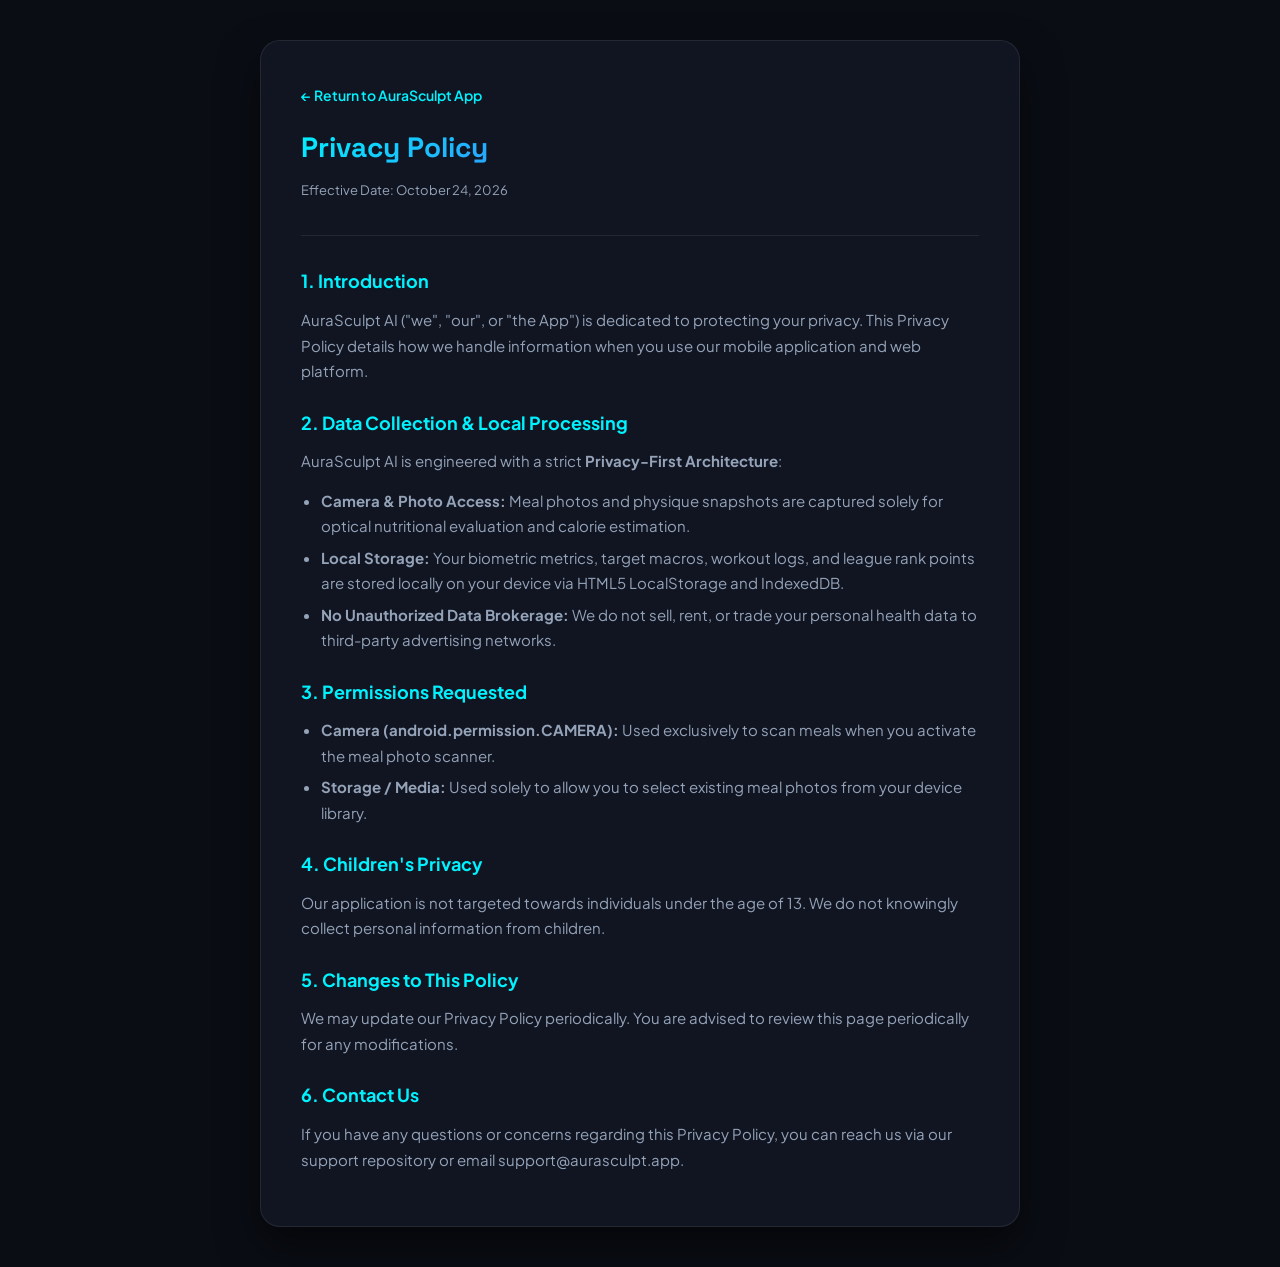
<file: privacy-policy.html>
<!DOCTYPE html>
<html lang="en">
<head>
  <meta charset="UTF-8">
  <meta name="viewport" content="width=device-width, initial-scale=1.0">
  <title>Privacy Policy — AuraSculpt AI</title>
  <meta name="description" content="Privacy Policy for AuraSculpt AI Vision Calorie Tracker and Physique Architect.">
  <link rel="icon" type="image/png" href="icon-192.png">
  <link rel="preconnect" href="https://fonts.googleapis.com">
  <link rel="preconnect" href="https://fonts.gstatic.com" crossorigin>
  <link href="https://fonts.googleapis.com/css2?family=Plus+Jakarta+Sans:wght@300;400;500;600;700;800&family=Space+Grotesk:wght@500;600;700&display=swap" rel="stylesheet">
  <style>
    :root {
      --bg: #0A0D14;
      --card-bg: rgba(20, 26, 40, 0.7);
      --text: #F0F4F8;
      --text-muted: #94A3B8;
      --accent: #00F2FE;
      --border: rgba(255, 255, 255, 0.08);
    }
    * { box-sizing: border-box; margin: 0; padding: 0; }
    body {
      background: var(--bg);
      color: var(--text);
      font-family: 'Plus Jakarta Sans', sans-serif;
      line-height: 1.7;
      padding: 40px 20px;
    }
    .container {
      max-width: 760px;
      margin: 0 auto;
      background: var(--card-bg);
      border: 1px solid var(--border);
      border-radius: 20px;
      padding: 40px;
      box-shadow: 0 20px 40px rgba(0, 0, 0, 0.5);
    }
    .header {
      margin-bottom: 30px;
      border-bottom: 1px solid var(--border);
      padding-bottom: 20px;
    }
    .back-btn {
      display: inline-block;
      margin-bottom: 16px;
      color: var(--accent);
      text-decoration: none;
      font-weight: 600;
      font-size: 14px;
    }
    h1 {
      font-family: 'Space Grotesk', sans-serif;
      font-size: 28px;
      background: linear-gradient(135deg, #00F2FE 0%, #7F00FF 100%);
      -webkit-background-clip: text;
      -webkit-text-fill-color: transparent;
      margin-bottom: 8px;
    }
    .effective-date {
      color: var(--text-muted);
      font-size: 13px;
    }
    h2 {
      font-size: 18px;
      color: var(--accent);
      margin-top: 24px;
      margin-bottom: 10px;
      font-weight: 700;
    }
    p {
      color: var(--text-muted);
      margin-bottom: 14px;
      font-size: 15px;
    }
    ul {
      margin-left: 20px;
      margin-bottom: 16px;
      color: var(--text-muted);
      font-size: 15px;
    }
    li { margin-bottom: 6px; }
  </style>
</head>
<body>
  <div class="container">
    <div class="header">
      <a href="./index.html" class="back-btn">&larr; Return to AuraSculpt App</a>
      <h1>Privacy Policy</h1>
      <p class="effective-date">Effective Date: October 24, 2026</p>
    </div>

    <h2>1. Introduction</h2>
    <p>AuraSculpt AI ("we", "our", or "the App") is dedicated to protecting your privacy. This Privacy Policy details how we handle information when you use our mobile application and web platform.</p>

    <h2>2. Data Collection & Local Processing</h2>
    <p>AuraSculpt AI is engineered with a strict <strong>Privacy-First Architecture</strong>:</p>
    <ul>
      <li><strong>Camera & Photo Access:</strong> Meal photos and physique snapshots are captured solely for optical nutritional evaluation and calorie estimation.</li>
      <li><strong>Local Storage:</strong> Your biometric metrics, target macros, workout logs, and league rank points are stored locally on your device via HTML5 LocalStorage and IndexedDB.</li>
      <li><strong>No Unauthorized Data Brokerage:</strong> We do not sell, rent, or trade your personal health data to third-party advertising networks.</li>
    </ul>

    <h2>3. Permissions Requested</h2>
    <ul>
      <li><strong>Camera (android.permission.CAMERA):</strong> Used exclusively to scan meals when you activate the meal photo scanner.</li>
      <li><strong>Storage / Media:</strong> Used solely to allow you to select existing meal photos from your device library.</li>
    </ul>

    <h2>4. Children's Privacy</h2>
    <p>Our application is not targeted towards individuals under the age of 13. We do not knowingly collect personal information from children.</p>

    <h2>5. Changes to This Policy</h2>
    <p>We may update our Privacy Policy periodically. You are advised to review this page periodically for any modifications.</p>

    <h2>6. Contact Us</h2>
    <p>If you have any questions or concerns regarding this Privacy Policy, you can reach us via our support repository or email support@aurasculpt.app.</p>
  </div>
</body>
</html>
</file>
